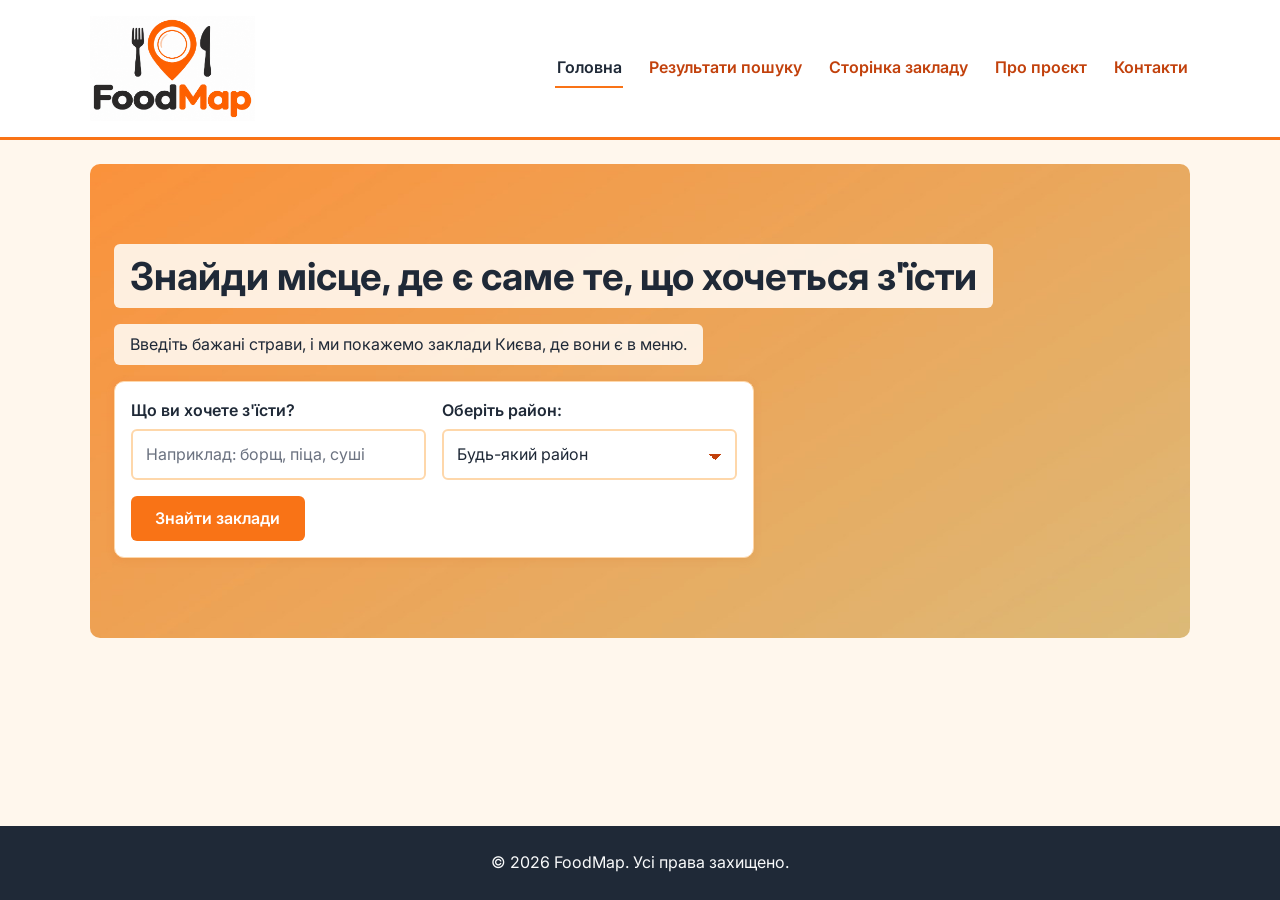
<file: index.html>
<!DOCTYPE html>
<html lang="uk">
<head>
    <meta charset="UTF-8">
    <meta name="viewport" content="width=device-width, initial-scale=1.0">
    <title>FoodMap - Головна сторінка</title>
    <link rel="stylesheet" href="css/style.css">
    <script src="js/menu.js"></script>
    <script src="js/validation.js" defer></script>
</head>
<body>
    <header>
        <a class="logo" href="index.html">
            <img src="images/logo.png" alt="Логотип сервісу FoodMap" width="220">
        </a>
        <button class="nav-toggle" type="button" aria-expanded="false" aria-controls="main-nav" aria-label="Відкрити меню">
            <span></span>
            <span></span>
            <span></span>
        </button>
        <nav id="main-nav" class="site-nav" aria-label="Головна навігація">
            <ul>
                <li><a href="index.html" aria-current="page">Головна</a></li>
                <li><a href="search.html">Результати пошуку</a></li>
                <li><a href="restaurant.html">Сторінка закладу</a></li>
                <li><a href="about.html">Про проєкт</a></li>
                <li><a href="contacts.html">Контакти</a></li>
            </ul>
        </nav>
    </header>

    <main>
        <section class="hero-section">
            <h1>Знайди місце, де є саме те, що хочеться з'їсти</h1>
            <p>Введіть бажані страви, і ми покажемо заклади Києва, де вони є в меню.</p>

            <form action="search.html" method="GET" class="search-form needs-validation">
                <div class="form-group">
                    <label for="dish-input">Що ви хочете з'їсти?</label>
                    <input type="text" id="dish-input" name="dish" placeholder="Наприклад: борщ, піца, суші" minlength="2" required>
                </div>

                <div class="form-group">
                    <label for="location-select">Оберіть район:</label>
                    <select id="location-select" name="location">
                        <option value="any">Будь-який район</option>
                        <option value="holosiivskyi">Голосіївський</option>
                        <option value="darnytskyi">Дарницький</option>
                        <option value="desnianskyi">Деснянський</option>
                        <option value="dniprovskyi">Дніпровський</option>
                        <option value="obolonskyi">Оболонський</option>
                        <option value="pecherskyi">Печерський</option>
                        <option value="podilskyi">Подільський</option>
                        <option value="sviatoshynskyi">Святошинський</option>
                        <option value="solomianskyi">Солом'янський</option>
                        <option value="shevchenkivskyi">Шевченківський</option>
                    </select>
                </div>

                <button type="submit">Знайти заклади</button>
            </form>
        </section>
    </main>

    <footer>
        <p>&copy; 2026 FoodMap. Усі права захищено.</p>
    </footer>
</body>
</html>
</file>
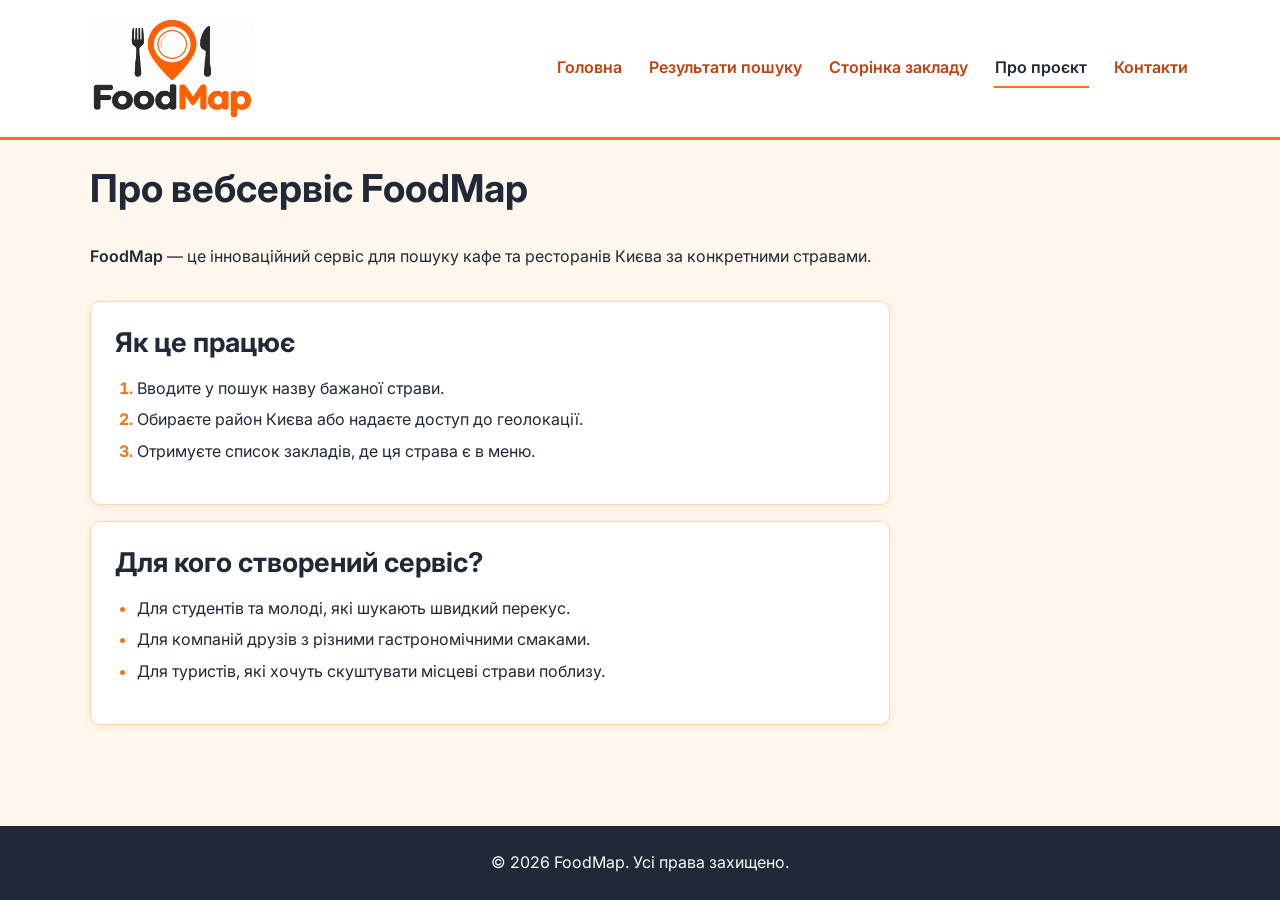
<file: about.html>
<!DOCTYPE html>
<html lang="uk">
<head>
    <meta charset="UTF-8">
    <meta name="viewport" content="width=device-width, initial-scale=1.0">
    <title>Про проєкт - FoodMap</title>
    <link rel="stylesheet" href="css/style.css">
    <script src="js/menu.js"></script>
</head>
<body>
    <header>
        <a class="logo" href="index.html">
            <img src="images/logo.png" alt="Логотип сервісу FoodMap" width="220">
        </a>
        <button class="nav-toggle" type="button" aria-expanded="false" aria-controls="main-nav" aria-label="Відкрити меню">
            <span></span>
            <span></span>
            <span></span>
        </button>
        <nav id="main-nav" class="site-nav" aria-label="Головна навігація">
            <ul>
                <li><a href="index.html">Головна</a></li>
                <li><a href="search.html">Результати пошуку</a></li>
                <li><a href="restaurant.html">Сторінка закладу</a></li>
                <li><a href="about.html" aria-current="page">Про проєкт</a></li>
                <li><a href="contacts.html">Контакти</a></li>
            </ul>
        </nav>
    </header>

    <main>
        <div class="about-section">
            <h1>Про вебсервіс FoodMap</h1>
            <p><strong>FoodMap</strong> — це інноваційний сервіс для пошуку кафе та ресторанів Києва за конкретними стравами.</p>

            <section>
                <h2>Як це працює</h2>
                <ol>
                    <li>Вводите у пошук назву бажаної страви.</li>
                    <li>Обираєте район Києва або надаєте доступ до геолокації.</li>
                    <li>Отримуєте список закладів, де ця страва є в меню.</li>
                </ol>
            </section>

            <section>
                <h2>Для кого створений сервіс?</h2>
                <ul>
                    <li>Для студентів та молоді, які шукають швидкий перекус.</li>
                    <li>Для компаній друзів з різними гастрономічними смаками.</li>
                    <li>Для туристів, які хочуть скуштувати місцеві страви поблизу.</li>
                </ul>
            </section>
        </div>
    </main>

    <footer>
        <p>&copy; 2026 FoodMap. Усі права захищено.</p>
    </footer>
</body>
</html>
</file>
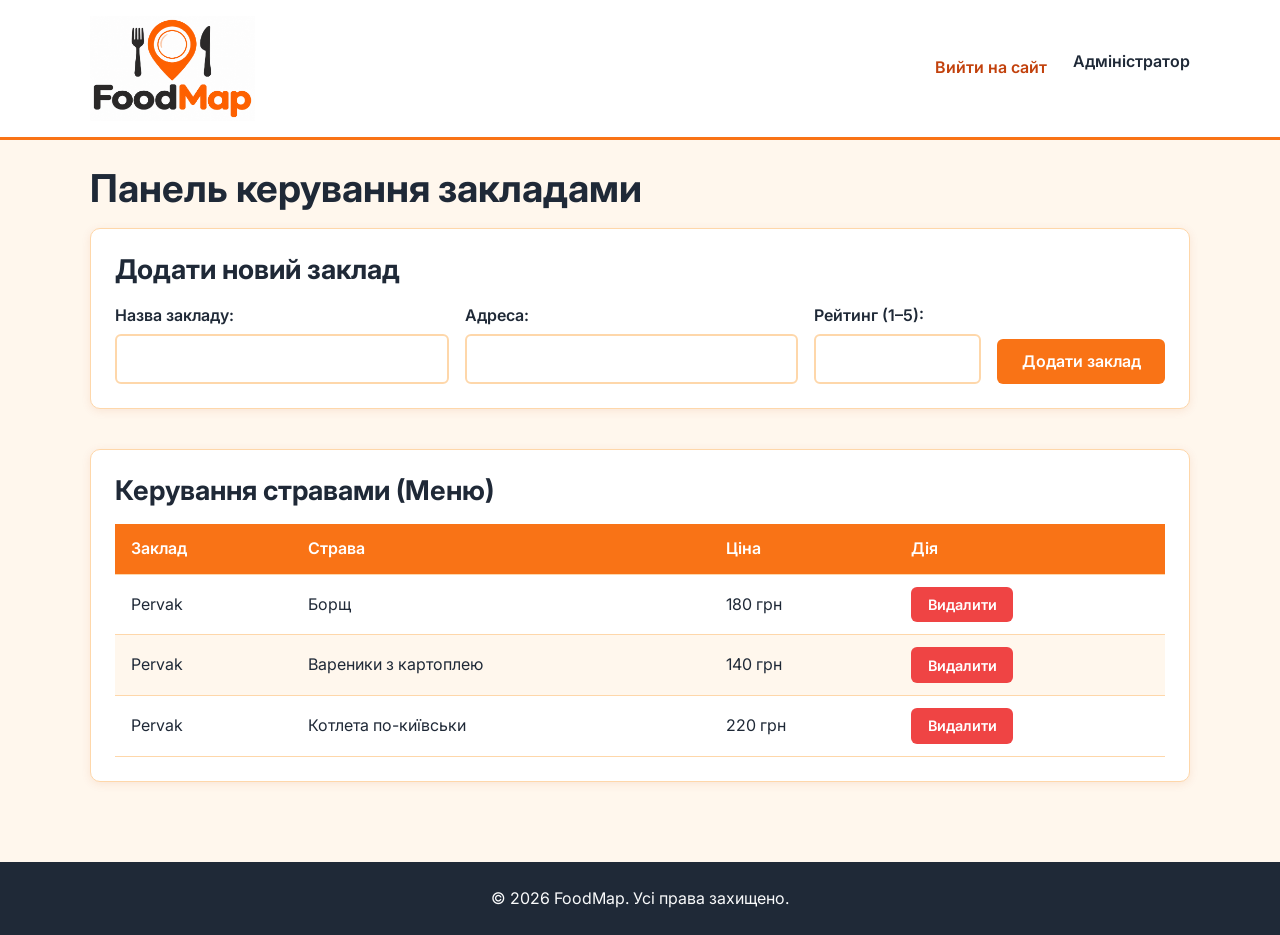
<file: admin.html>
<!DOCTYPE html>
<html lang="uk">
<head>
    <meta charset="UTF-8">
    <meta name="viewport" content="width=device-width, initial-scale=1.0">
    <title>Адмін-панель - FoodMap</title>
    <link rel="stylesheet" href="css/style.css">
    <script src="js/menu.js"></script>
    <script src="js/validation.js" defer></script>
</head>
<body>
    <header>
        <a class="logo" href="index.html">
            <img src="images/logo.png" alt="Логотип сервісу FoodMap" width="220">
        </a>
        <button class="nav-toggle" type="button" aria-expanded="false" aria-controls="main-nav" aria-label="Відкрити меню">
            <span></span>
            <span></span>
            <span></span>
        </button>
        <nav id="main-nav" class="site-nav" aria-label="Навігація адміністратора">
            <ul>
                <li><a href="index.html">Вийти на сайт</a></li>
                <li><strong>Адміністратор</strong></li>
            </ul>
        </nav>
    </header>

    <main>
        <h1>Панель керування закладами</h1>

        <section class="admin-section">
            <h2>Додати новий заклад</h2>
            <form action="#" method="POST" class="admin-form needs-validation">
                <p class="form-summary" role="alert"></p>

                <div class="form-group">
                    <label for="rest-name">Назва закладу:</label>
                    <input type="text" id="rest-name" name="rest-name" required>
                </div>

                <div class="form-group">
                    <label for="rest-address">Адреса:</label>
                    <input type="text" id="rest-address" name="rest-address" required>
                </div>

                <div class="form-group">
                    <label for="rest-rating">Рейтинг (1–5):</label>
                    <input type="number" id="rest-rating" name="rest-rating" min="1" max="5" step="0.1">
                </div>

                <button type="submit">Додати заклад</button>
            </form>
        </section>

        <section class="admin-section">
            <h2>Керування стравами (Меню)</h2>
            <div class="table-wrapper">
                <table>
                    <thead>
                        <tr>
                            <th scope="col">Заклад</th>
                            <th scope="col">Страва</th>
                            <th scope="col">Ціна</th>
                            <th scope="col">Дія</th>
                        </tr>
                    </thead>
                    <tbody>
                        <tr>
                            <td data-label="Заклад">Pervak</td>
                            <td data-label="Страва">Борщ</td>
                            <td data-label="Ціна">180 грн</td>
                            <td data-label="Дія"><button type="button" class="btn-danger">Видалити</button></td>
                        </tr>
                        <tr>
                            <td data-label="Заклад">Pervak</td>
                            <td data-label="Страва">Вареники з картоплею</td>
                            <td data-label="Ціна">140 грн</td>
                            <td data-label="Дія"><button type="button" class="btn-danger">Видалити</button></td>
                        </tr>
                        <tr>
                            <td data-label="Заклад">Pervak</td>
                            <td data-label="Страва">Котлета по-київськи</td>
                            <td data-label="Ціна">220 грн</td>
                            <td data-label="Дія"><button type="button" class="btn-danger">Видалити</button></td>
                        </tr>
                    </tbody>
                </table>
            </div>
        </section>
    </main>

    <footer>
        <p>&copy; 2026 FoodMap. Усі права захищено.</p>
    </footer>
</body>
</html>
</file>
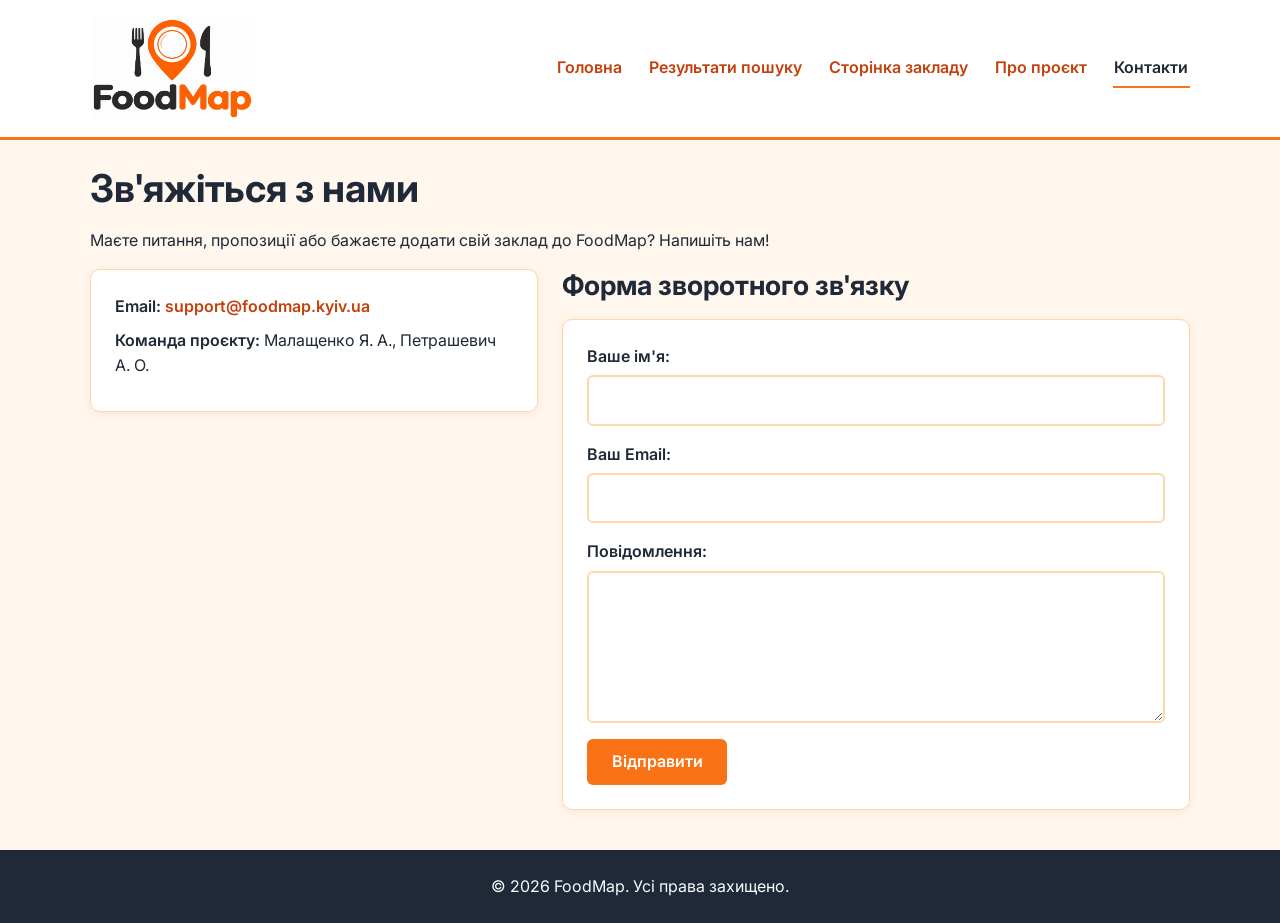
<file: contacts.html>
<!DOCTYPE html>
<html lang="uk">
<head>
    <meta charset="UTF-8">
    <meta name="viewport" content="width=device-width, initial-scale=1.0">
    <title>Контакти - FoodMap</title>
    <link rel="stylesheet" href="css/style.css">
    <script src="js/menu.js"></script>
    <script src="js/validation.js" defer></script>
</head>
<body>
    <header>
        <a class="logo" href="index.html">
            <img src="images/logo.png" alt="Логотип сервісу FoodMap" width="220">
        </a>
        <button class="nav-toggle" type="button" aria-expanded="false" aria-controls="main-nav" aria-label="Відкрити меню">
            <span></span>
            <span></span>
            <span></span>
        </button>
        <nav id="main-nav" class="site-nav" aria-label="Головна навігація">
            <ul>
                <li><a href="index.html">Головна</a></li>
                <li><a href="search.html">Результати пошуку</a></li>
                <li><a href="restaurant.html">Сторінка закладу</a></li>
                <li><a href="about.html">Про проєкт</a></li>
                <li><a href="contacts.html" aria-current="page">Контакти</a></li>
            </ul>
        </nav>
    </header>

    <main>
        <section class="contacts-section">
            <h1>Зв'яжіться з нами</h1>
            <p>Маєте питання, пропозиції або бажаєте додати свій заклад до FoodMap? Напишіть нам!</p>

            <div class="contacts-grid">
                <address class="card">
                    <p><strong>Email:</strong> <a href="mailto:support@foodmap.kyiv.ua">support@foodmap.kyiv.ua</a></p>
                    <p><strong>Команда проєкту:</strong> Малащенко Я. А., Петрашевич А. О.</p>
                </address>

                <div>
                    <h2>Форма зворотного зв'язку</h2>
                    <form action="#" method="POST" class="contact-form needs-validation">
                        <p class="form-summary" role="alert"></p>

                        <div class="form-group">
                            <label for="user-name">Ваше ім'я:</label>
                            <input type="text" id="user-name" name="name" minlength="2" autocomplete="name" required>
                        </div>

                        <div class="form-group">
                            <label for="user-email">Ваш Email:</label>
                            <input type="email" id="user-email" name="email" autocomplete="email" required>
                        </div>

                        <div class="form-group">
                            <label for="message">Повідомлення:</label>
                            <textarea id="message" name="message" rows="5" minlength="10" required></textarea>
                        </div>

                        <button type="submit">Відправити</button>
                    </form>
                </div>
            </div>
        </section>
    </main>

    <footer>
        <p>&copy; 2026 FoodMap. Усі права захищено.</p>
    </footer>
</body>
</html>
</file>
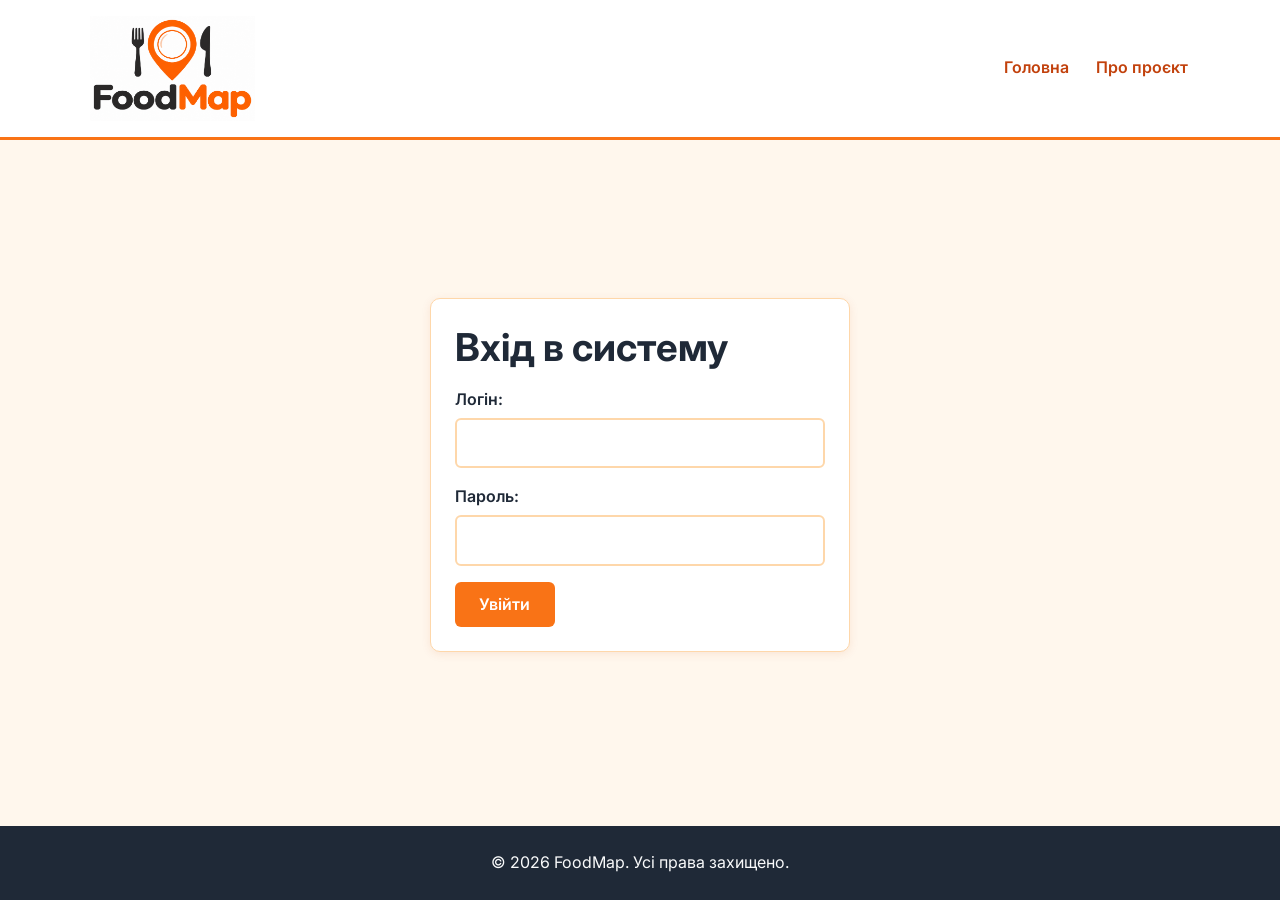
<file: login.html>
<!DOCTYPE html>
<html lang="uk">
<head>
    <meta charset="UTF-8">
    <meta name="viewport" content="width=device-width, initial-scale=1.0">
    <title>Вхід - FoodMap</title>
    <link rel="stylesheet" href="css/style.css">
    <script src="js/menu.js"></script>
    <script src="js/validation.js" defer></script>
</head>
<body>
    <header>
        <a class="logo" href="index.html">
            <img src="images/logo.png" alt="Логотип сервісу FoodMap" width="220">
        </a>
        <button class="nav-toggle" type="button" aria-expanded="false" aria-controls="main-nav" aria-label="Відкрити меню">
            <span></span>
            <span></span>
            <span></span>
        </button>
        <nav id="main-nav" class="site-nav" aria-label="Навігація">
            <ul>
                <li><a href="index.html">Головна</a></li>
                <li><a href="about.html">Про проєкт</a></li>
            </ul>
        </nav>
    </header>

    <main class="auth-page">
        <div class="auth-card">
            <h1>Вхід в систему</h1>
            <form action="admin.html" method="GET" class="needs-validation">
                <p class="form-summary" role="alert"></p>

                <div class="form-group">
                    <label for="username">Логін:</label>
                    <input type="text" id="username" name="username" autocomplete="username" required>
                </div>

                <div class="form-group">
                    <label for="password">Пароль:</label>
                    <input type="password" id="password" name="password" autocomplete="current-password" required>
                </div>

                <button type="submit">Увійти</button>
            </form>
        </div>
    </main>

    <footer>
        <p>&copy; 2026 FoodMap. Усі права захищено.</p>
    </footer>
</body>
</html>
</file>
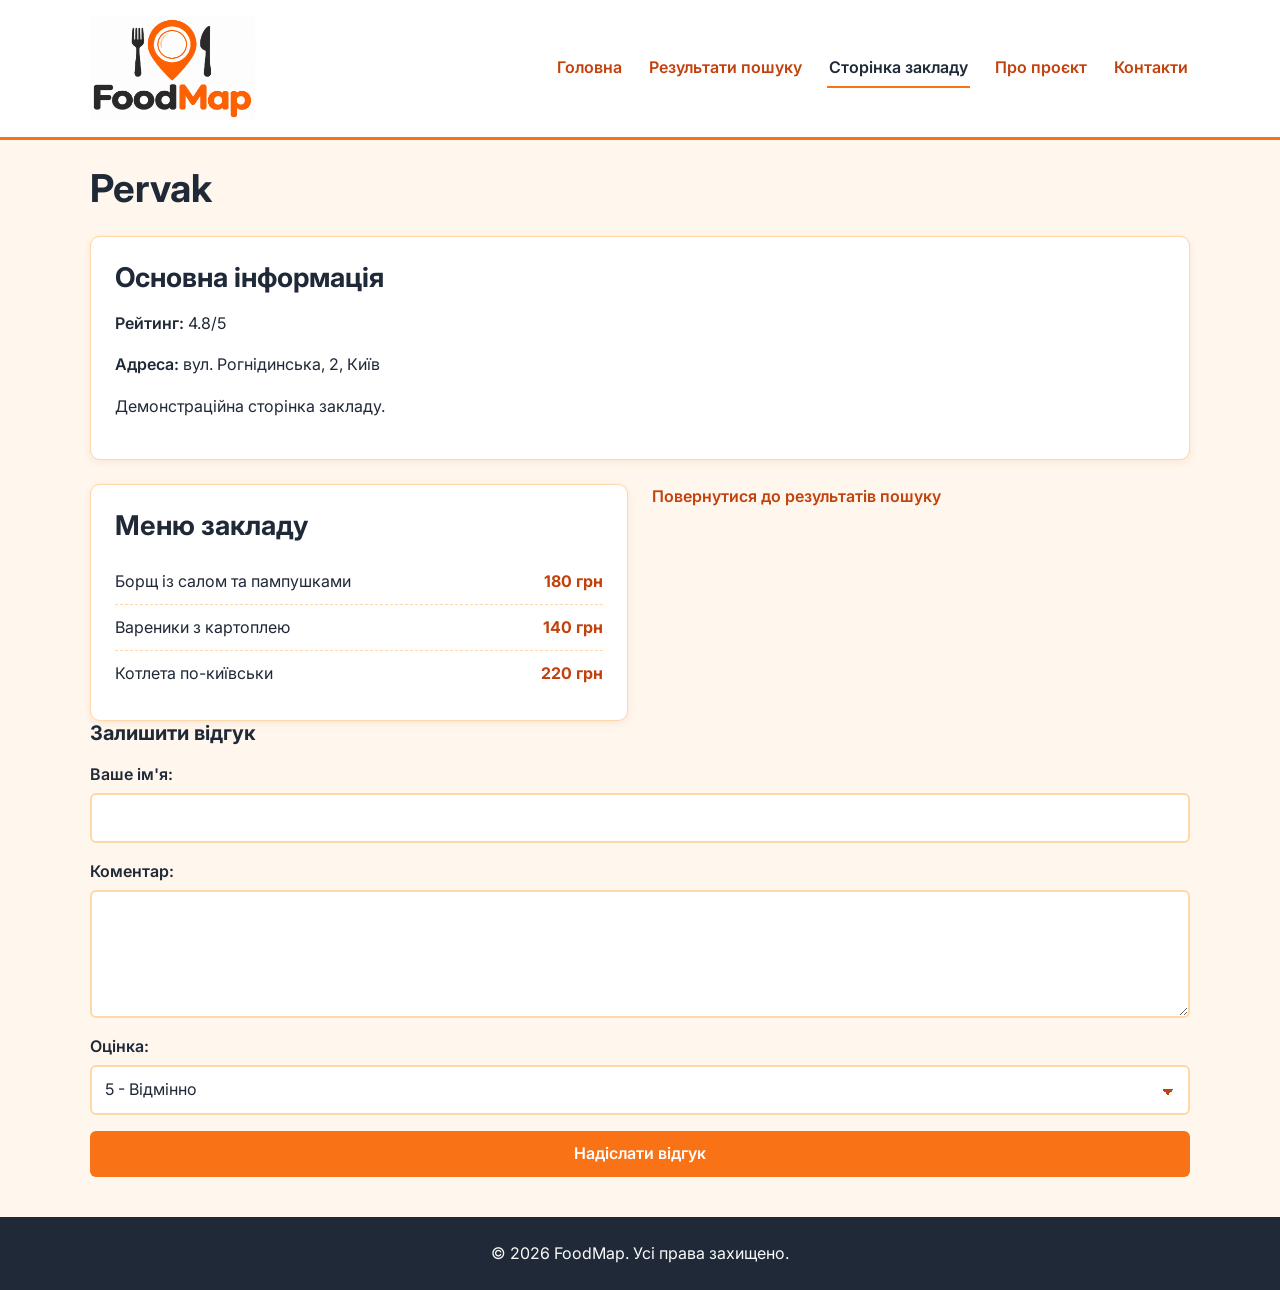
<file: restaurant.html>
<!DOCTYPE html>
<html lang="uk">
<head>
    <meta charset="UTF-8">
    <meta name="viewport" content="width=device-width, initial-scale=1.0">
    <title>Заклад - FoodMap</title>
    <link rel="stylesheet" href="css/style.css">
    <script src="js/menu.js"></script>
    <script src="js/validation.js" defer></script>
    <script src="js/restaurant.js" defer></script>
</head>
<body>
    <header>
        <a class="logo" href="index.html">
            <img src="images/logo.png" alt="Логотип сервісу FoodMap" width="220">
        </a>
        <button class="nav-toggle" type="button" aria-expanded="false" aria-controls="main-nav" aria-label="Відкрити меню">
            <span></span>
            <span></span>
            <span></span>
        </button>
        <nav id="main-nav" class="site-nav" aria-label="Головна навігація">
            <ul>
                <li><a href="index.html">Головна</a></li>
                <li><a href="search.html">Результати пошуку</a></li>
                <li><a href="restaurant.html" aria-current="page">Сторінка закладу</a></li>
                <li><a href="about.html">Про проєкт</a></li>
                <li><a href="contacts.html">Контакти</a></li>
            </ul>
        </nav>
    </header>

    <main>
        <article class="restaurant-details" id="restaurant-details">
            <h1 id="restaurant-name">Сторінка закладу</h1>
            <section class="info-section">
                <h2>Основна інформація</h2>
                <p><strong>Рейтинг:</strong> <span id="restaurant-rating"></span></p>
                <p><strong>Адреса:</strong> <span id="restaurant-address"></span></p>
                <p><span id="restaurant-description"></span></p>
            </section>
            <section class="menu-section">
                <h2>Меню закладу</h2>
                <ul class="menu-list" id="restaurant-menu"></ul>
            </section>
            <p><a href="search.html">Повернутися до результатів пошуку</a></p>
        </article>

                <h3>Залишити відгук</h3>
                <form action="#" method="POST" class="needs-validation">
                    <p class="form-summary" role="alert"></p>

                    <div class="form-group">
                        <label for="reviewer-name">Ваше ім'я:</label>
                        <input type="text" id="reviewer-name" name="reviewer-name" minlength="2" required>
                    </div>

                    <div class="form-group">
                        <label for="review-text">Коментар:</label>
                        <textarea id="review-text" name="review-text" rows="4" minlength="10" required></textarea>
                    </div>

                    <div class="form-group">
                        <label for="rating">Оцінка:</label>
                        <select id="rating" name="rating">
                            <option value="5">5 - Відмінно</option>
                            <option value="4">4 - Добре</option>
                            <option value="3">3 - Нормально</option>
                            <option value="2">2 - Погано</option>
                            <option value="1">1 - Жахливо</option>
                        </select>
                    </div>

                    <button type="submit">Надіслати відгук</button>
                </form>
            </section>
        </article>
    </main>

    <footer>
        <p>&copy; 2026 FoodMap. Усі права захищено.</p>
    </footer>
</body>
</html>
</file>
<file: css/style.css>
/*
  FoodMap — головний файл стилів.
  Підключає частини через @import (директиви @import мають бути на самому початку файлу).
  Порядок важливий: змінні та база → макет → компоненти → адаптивність.
*/
@import url('base.css');
@import url('layout.css');
@import url('components.css');
@import url('responsive.css');
</file>
